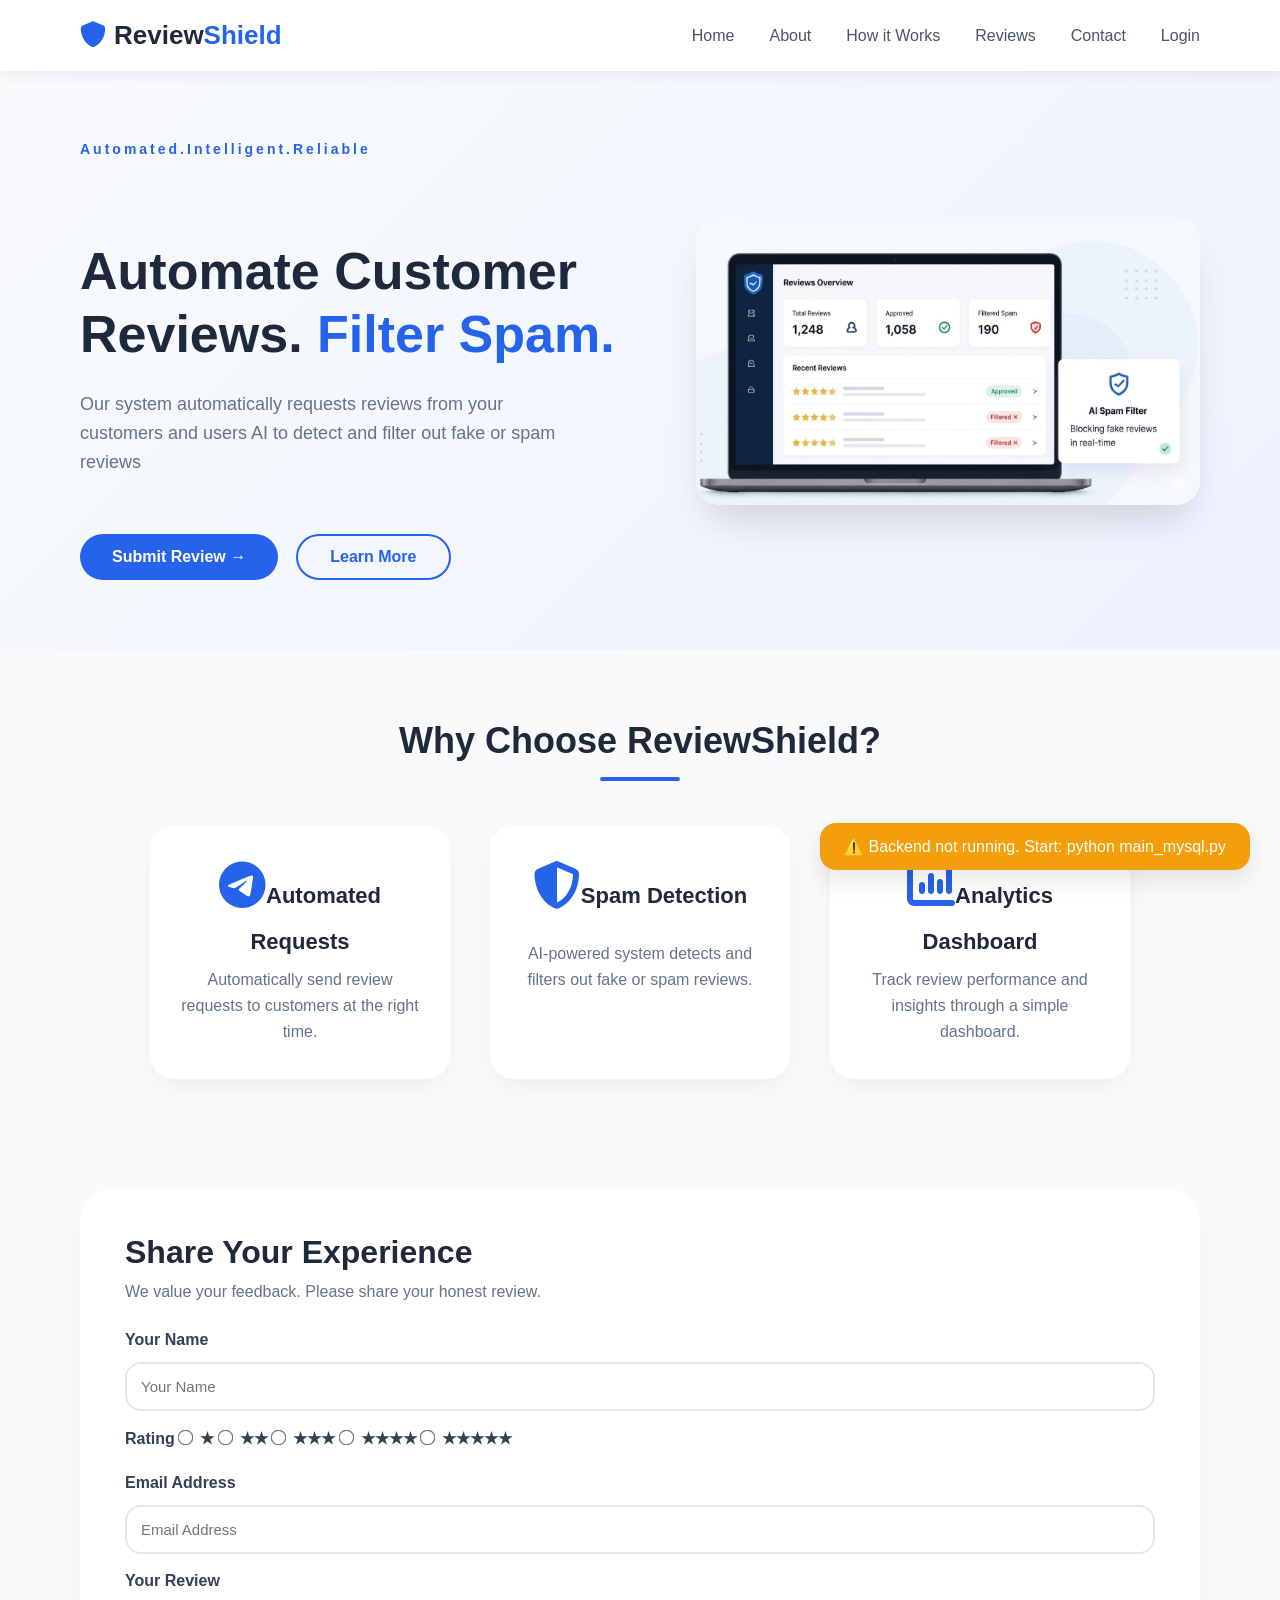
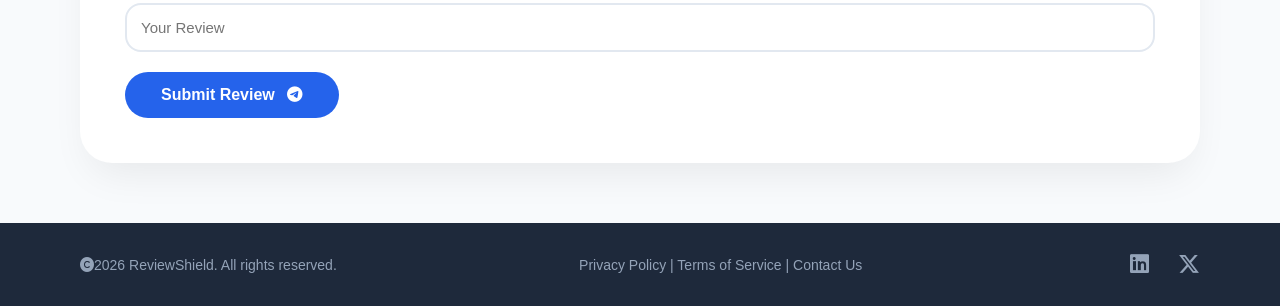
<file: frontend_new/index.html>
<!DOCTYPE html>
<html lang="en">
<head>
    <meta charset="UTF-8">
    <meta name="viewport" content="width=device-width, initial-scale=1.0">
    <title>ReviewShield</title>
     <link rel="stylesheet" href="App.css">
     <link rel="stylesheet" href="https://cdnjs.cloudflare.com/ajax/libs/font-awesome/6.5.1/css/all.min.css">
</head>
<body>
    <header>
        <b> <i class="fa-solid fa-shield"></i>Review<span style="color:#2563eb;">Shield</span></b>
    <nav>
        <ul class="navbar">
            <li data-page="home">Home</li>
<li data-page="about">About</li>
<li data-page="how">How it Works</li>
<li data-page="reviews">Reviews</li>
<li data-page="contact">Contact</li>
 <li><a href="login.html" style="text-decoration: none; color: inherit;">Login</a></li>
        </ul>
    </nav>
</header>
      <section class="hero">
        <div class="hero-content">
     <h1 id="title">  <b class="small-text">Automated.Intelligent.Reliable</b> <br>
     Automate Customer  <br> Reviews. <span style="color: #2563eb;">Filter Spam.</span></h1> 
     <p id="about">Our system automatically requests reviews from your customers and users AI to detect and filter out fake or spam reviews</p>
    <br>
    <div class="button-container">
    <button class="submit-btn">Submit Review →</button>
    <button class="learn-btn">Learn More</button>
    </div>
    </div>
    <img src="laptop-image.jpeg" alt="Laptop"> 
    </section>
   <h3 class="choose" >Why Choose ReviewShield?</h3>
 <div class="lower-section">
   <div class="request">
    <h3> <i class="fa-brands fa-telegram"></i>Automated Requests</h3> <p>Automatically send review requests to customers at the right time.</p>
 </div>
 <div class="spam">
    <h3><i class="fa-solid fa-shield-halved"></i>Spam Detection</h3> <p>AI-powered system detects and filters out fake or spam reviews.</p>
 </div>
<div class="analytics">
   <h3><i class="fa-solid fa-chart-column"></i>Analytics Dashboard</h3> <p>Track review performance and insights through a simple dashboard.</p>
</div>
</div>
<div class="experience">
<div class="form">
    <h3>Share Your Experience</h3> <p>We value your feedback. Please share your honest review.<p>
</div>
<form id="reviewForm">
   <label>Your Name</label><br>
   <input type="text" id="customerName" placeholder="Your Name"><br><br>
 <label>Rating </label>
  <label><input type="radio" name="rating" value="1">★</label>
  <label><input type="radio" name="rating" value="2">★★</label>
  <label><input type="radio" name="rating" value="3">★★★</label>
  <label><input type="radio" name="rating" value="4">★★★★</label> 
  <label><input type="radio" name="rating" value="5">★★★★★</label>
 
  <br>
  <br> 
    <label>Email Address</label><br>
   <input type="email" id="customerEmail" placeholder="Email Address"><br><br> 
  
   <label>Your Review </label><br>
   <input type="text" id="reviewText" placeholder="Your Review"><br> </form>
   <div>
   <button class="submit-review">Submit Review  <i class="fa-brands fa-telegram"></i></button> </div>
</div>
    <footer>
        <div class="footer">
      <div class="copyright">  <i class="fa-solid fa-copyright"></i>2026 ReviewShield. All rights reserved.</div>
       <div class="privacy"> Privacy Policy | Terms of Service | Contact Us </div>
       <div class="tags"><i class="fa-brands fa-linkedin"></i>      <i class="fa-brands fa-x-twitter"></i>  </div>
        </div>
    </footer>
  <script src="App.js"></script>
</body>
</html>
</file>
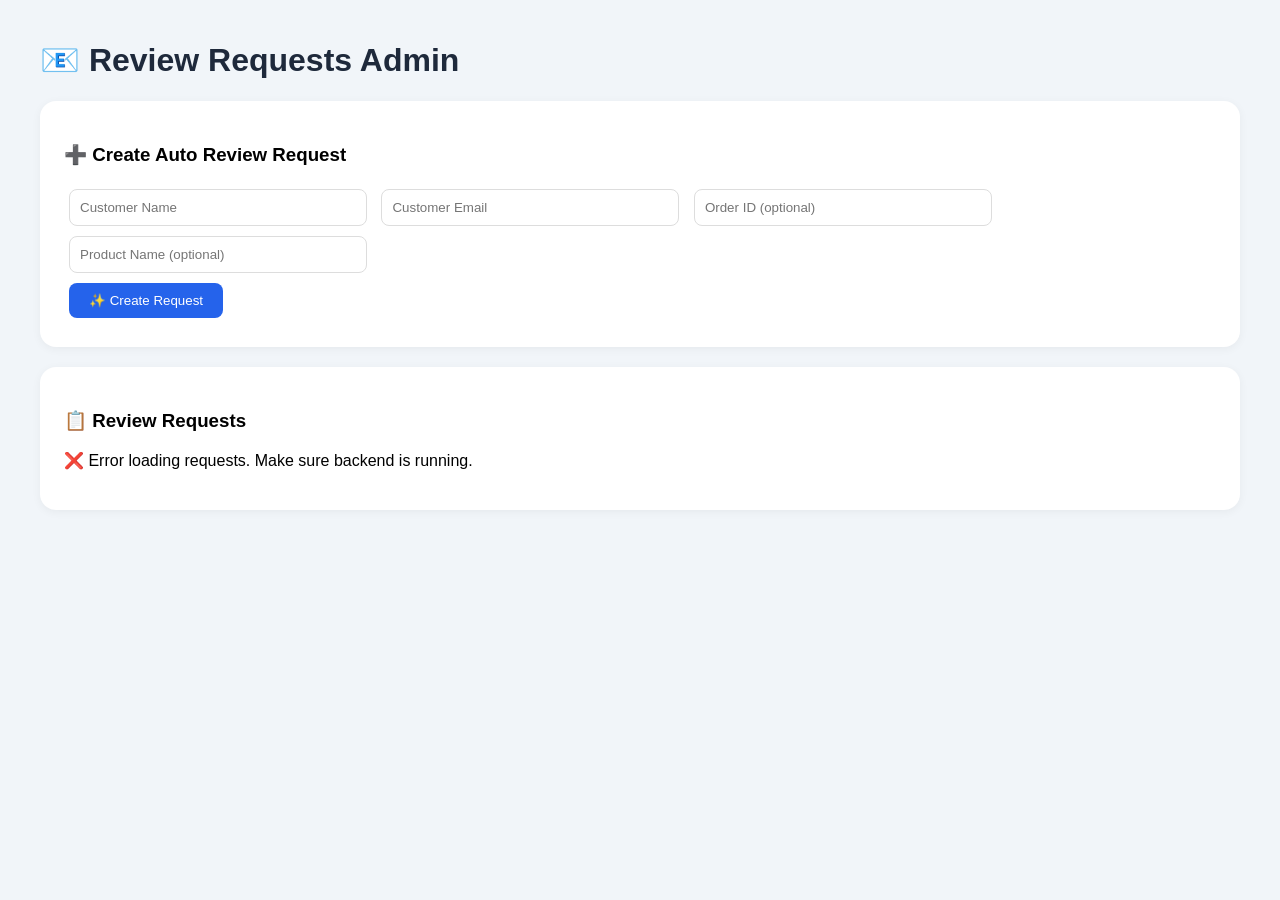
<file: backend_new/admin_dashboard.html>
<!DOCTYPE html>
<html>
<head>
    <title>Admin - Review Requests</title>
    <style>
        body { font-family: Arial; background: #f1f5f9; margin: 0; padding: 20px; }
        .container { max-width: 1200px; margin: 0 auto; }
        .card { background: white; border-radius: 16px; padding: 24px; margin-bottom: 20px; box-shadow: 0 2px 10px rgba(0,0,0,0.05); }
        h1 { color: #1e293b; }
        input { padding: 10px; margin: 5px; border: 1px solid #ddd; border-radius: 8px; width: calc(25% - 12px); }
        button { background: #2563eb; color: white; padding: 10px 20px; border: none; border-radius: 8px; cursor: pointer; margin: 5px; }
        .btn-copy { background: #10b981; }
        .btn-send { background: #f59e0b; }
        table { width: 100%; border-collapse: collapse; }
        th, td { padding: 12px; text-align: left; border-bottom: 1px solid #e2e8f0; }
        th { background: #f8fafc; }
        .link-cell { max-width: 300px; word-break: break-all; font-size: 12px; color: #2563eb; }
        .status-pending { background: #f59e0b; color: white; padding: 4px 8px; border-radius: 20px; font-size: 12px; display: inline-block; }
        .status-sent { background: #10b981; color: white; padding: 4px 8px; border-radius: 20px; font-size: 12px; display: inline-block; }
        .status-completed { background: #64748b; color: white; padding: 4px 8px; border-radius: 20px; font-size: 12px; display: inline-block; }
        .toast { position: fixed; bottom: 20px; right: 20px; background: #10b981; color: white; padding: 12px 24px; border-radius: 8px; z-index: 1000; animation: fadeIn 0.3s; }
        @keyframes fadeIn { from { opacity: 0; transform: translateY(20px); } to { opacity: 1; transform: translateY(0); } }
    </style>
</head>
<body>
    <div class="container">
        <h1>📧 Review Requests Admin</h1>
        
        <div class="card">
            <h3>➕ Create Auto Review Request</h3>
            <input type="text" id="custName" placeholder="Customer Name" required>
            <input type="email" id="custEmail" placeholder="Customer Email" required>
            <input type="text" id="orderId" placeholder="Order ID (optional)">
            <input type="text" id="product" placeholder="Product Name (optional)">
            <br>
            <button onclick="createRequest()">✨ Create Request</button>
        </div>
        
        <div class="card">
            <h3>📋 Review Requests</h3>
            <div id="requestsList">Loading...</div>
        </div>
    </div>
    
    <script>
        const API = "http://localhost:8001";
        
        // Toast notification
        function showToast(message, isError = false) {
            const toast = document.createElement('div');
            toast.className = 'toast';
            toast.style.backgroundColor = isError ? '#ef4444' : '#10b981';
            toast.textContent = message;
            document.body.appendChild(toast);
            setTimeout(() => toast.remove(), 3000);
        }
        
        // Copy to clipboard function
        async function copyToClipboard(text) {
            try {
                await navigator.clipboard.writeText(text);
                showToast('✅ Link copied to clipboard!');
            } catch (err) {
                // Fallback method
                const textarea = document.createElement('textarea');
                textarea.value = text;
                document.body.appendChild(textarea);
                textarea.select();
                document.execCommand('copy');
                document.body.removeChild(textarea);
                showToast('✅ Link copied to clipboard!');
            }
        }
        
        async function createRequest() {
            const custName = document.getElementById('custName').value.trim();
            const custEmail = document.getElementById('custEmail').value.trim();
            const orderId = document.getElementById('orderId').value.trim();
            const product = document.getElementById('product').value.trim();
            
            if (!custName || !custEmail) {
                showToast('❌ Please fill customer name and email', true);
                return;
            }
            
            const data = {
                customer_name: custName,
                customer_email: custEmail,
                order_id: orderId,
                product_name: product
            };
            
            try {
                const res = await fetch(`${API}/api/review-requests/create`, {
                    method: 'POST',
                    headers: { 'Content-Type': 'application/json' },
                    body: JSON.stringify(data)
                });
                
                const result = await res.json();
                
                if (result.success) {
                    // Show link in a dialog with copy button
                    const userConfirmed = confirm(
                        `✅ Request created successfully!\n\n📎 Review Link:\n${result.review_link}\n\nClick OK to copy link, Cancel to see in list`
                    );
                    
                    if (userConfirmed) {
                        await copyToClipboard(result.review_link);
                    }
                    
                    loadRequests();
                    
                    // Clear form
                    document.getElementById('custName').value = '';
                    document.getElementById('custEmail').value = '';
                    document.getElementById('orderId').value = '';
                    document.getElementById('product').value = '';
                } else {
                    showToast('❌ Error: ' + (result.error || 'Something went wrong'), true);
                }
            } catch (error) {
                console.error('Error:', error);
                showToast('❌ Error creating request', true);
            }
        }
        
        async function sendRequest(token) {
            try {
                const res = await fetch(`${API}/api/review-requests/send/${token}`, { 
                    method: 'POST',
                    headers: { 'Content-Type': 'application/json' }
                });
                
                const result = await res.json();
                
                if (result.success) {
                    showToast(`✅ Request sent to ${result.to_email}`);
                    loadRequests();
                } else {
                    showToast('❌ Error: ' + (result.error || 'Failed to send'), true);
                }
            } catch (error) {
                console.error('Error:', error);
                showToast('❌ Error sending request', true);
            }
        }
        
        async function loadRequests() {
            try {
                const res = await fetch(`${API}/api/review-requests/pending`);
                const requests = await res.json();
                
                if (!requests || requests.length === 0) {
                    document.getElementById('requestsList').innerHTML = '<p>✨ No pending requests. Create one above!</p>';
                    return;
                }
                
                let html = `<table>
                    <thead>
                        <tr>
                            <th>Customer</th>
                            <th>Email</th>
                            <th>Product</th>
                            <th>Status</th>
                            <th>Review Link</th>
                            <th>Action</th>
                        </tr>
                    </thead>
                    <tbody>
                `;
                
                requests.forEach(r => {
                    const reviewLink = `${API}/review/${r.token}`;
                    html += `
                        <tr>
                            <td><strong>${r.customer_name}</strong></td>
                            <td>${r.customer_email}</td>
                            <td>${r.product_name || '-'}</td>
                            <td><span class="status-${r.status}">${r.status}</span></td>
                            <td class="link-cell">
                                <small>${reviewLink}</small>
                                <button onclick="copyToClipboard('${reviewLink}')" style="background:#10b981; padding:4px 8px; font-size:11px; margin-left:5px;">📋 Copy</button>
                            </td>
                            <td>
                                ${r.status === 'pending' ? 
                                    `<button class="btn-send" onclick="sendRequest('${r.token}')" style="background:#10b981; padding:6px 12px; font-size:12px;">📧 Send</button>` : 
                                    '✅ Sent'}
                            </td>
                        </tr>
                    `;
                });
                
                html += `</tbody></div>`;
                document.getElementById('requestsList').innerHTML = html;
            } catch (error) {
                console.error('Error loading requests:', error);
                document.getElementById('requestsList').innerHTML = '<p>❌ Error loading requests. Make sure backend is running.</p>';
            }
        }
        
        // Load on page load
        loadRequests();
        
        // Auto refresh every 10 seconds
        setInterval(loadRequests, 10000);
    </script>
</body>
</html>
</file>
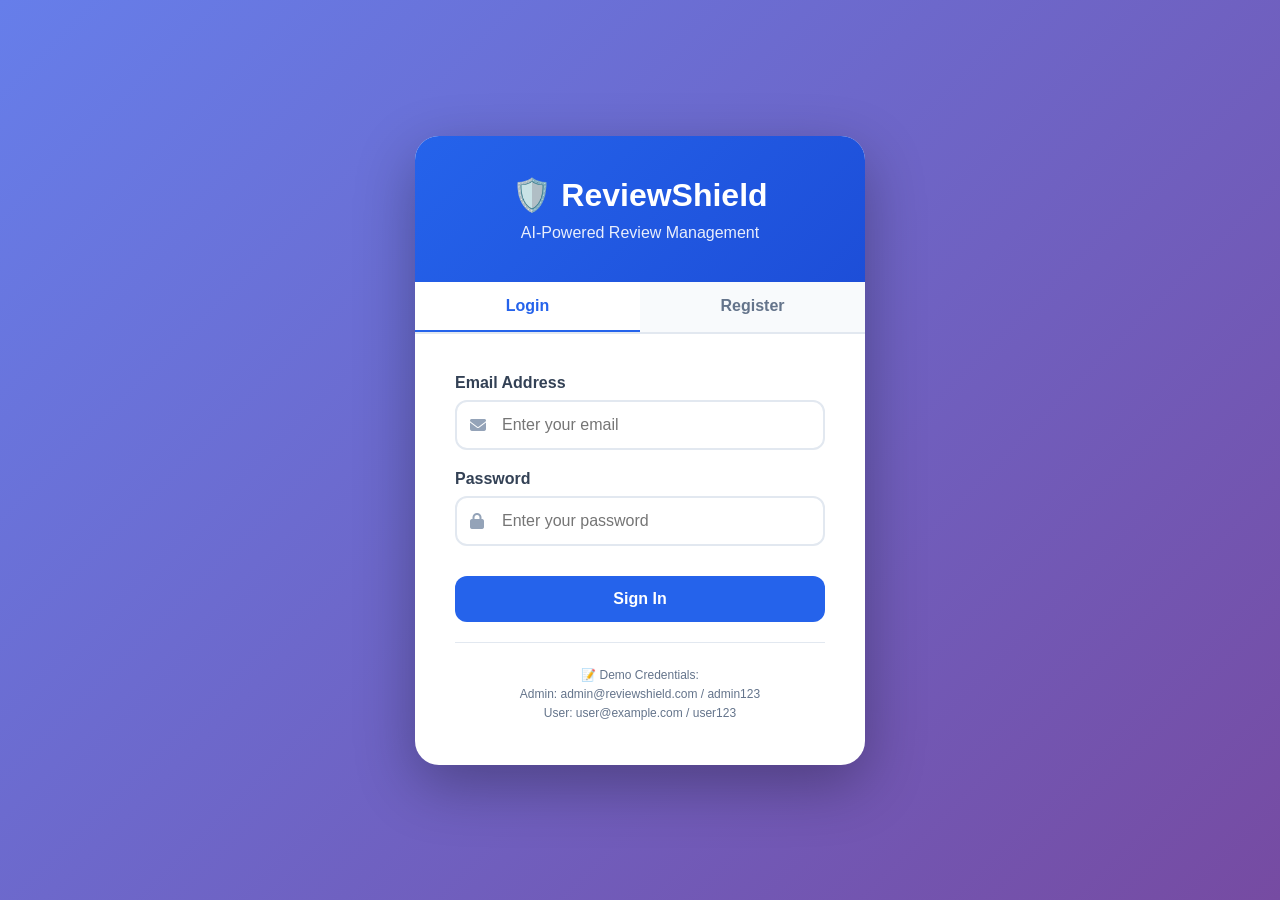
<file: frontend_new/dashboard.html>
<!DOCTYPE html>
<html lang="en">
<head>
    <meta charset="UTF-8">
    <meta name="viewport" content="width=device-width, initial-scale=1.0">
    <title>Dashboard - ReviewShield</title>
    <link rel="stylesheet" href="https://cdnjs.cloudflare.com/ajax/libs/font-awesome/6.5.1/css/all.min.css">
    <style>
        * {
            margin: 0;
            padding: 0;
            box-sizing: border-box;
        }

        body {
            font-family: 'Segoe UI', Tahoma, Geneva, Verdana, sans-serif;
            background: #f1f5f9;
        }

        .navbar {
            background: white;
            padding: 15px 30px;
            display: flex;
            justify-content: space-between;
            align-items: center;
            box-shadow: 0 2px 10px rgba(0,0,0,0.05);
        }

        .logo {
            font-size: 24px;
            font-weight: bold;
            color: #1e293b;
        }

        .logo i {
            color: #2563eb;
        }

        .user-info {
            display: flex;
            align-items: center;
            gap: 15px;
        }

        .user-name {
            font-weight: 600;
            color: #1e293b;
        }

        .logout-btn {
            background: #ef4444;
            color: white;
            border: none;
            padding: 8px 16px;
            border-radius: 8px;
            cursor: pointer;
        }

        .container {
            max-width: 1400px;
            margin: 30px auto;
            padding: 0 30px;
        }

        .welcome-card {
            background: linear-gradient(135deg, #2563eb, #1d4ed8);
            color: white;
            padding: 40px;
            border-radius: 24px;
            margin-bottom: 30px;
        }

        .stats-grid {
            display: grid;
            grid-template-columns: repeat(4, 1fr);
            gap: 20px;
            margin-bottom: 30px;
        }

        .stat-card {
            background: white;
            padding: 25px;
            border-radius: 16px;
            text-align: center;
            box-shadow: 0 2px 10px rgba(0,0,0,0.05);
        }

        .stat-number {
            font-size: 36px;
            font-weight: bold;
            color: #2563eb;
        }

        .iframe-container {
            background: white;
            border-radius: 16px;
            overflow: hidden;
            box-shadow: 0 2px 10px rgba(0,0,0,0.05);
        }

        iframe {
            width: 100%;
            height: 600px;
            border: none;
        }

        .admin-badge {
            background: #10b981;
            color: white;
            padding: 4px 12px;
            border-radius: 20px;
            font-size: 12px;
        }
    </style>
</head>
<body>
    <div class="navbar">
        <div class="logo">
            <i class="fa-solid fa-shield"></i> ReviewShield
        </div>
        <div class="user-info">
            <span class="user-name" id="userName"></span>
            <span id="userRole"></span>
            <button class="logout-btn" onclick="logout()">Logout</button>
        </div>
    </div>

    <div class="container">
        <div class="welcome-card">
            <h1>Welcome back, <span id="welcomeName"></span>! 👋</h1>
            <p>Manage your reviews with AI-powered spam detection.</p>
        </div>

        <div class="stats-grid">
            <div class="stat-card">
                <div class="stat-number" id="totalReviews">0</div>
                <div>Total Reviews</div>
            </div>
            <div class="stat-card">
                <div class="stat-number" id="verifiedReviews">0</div>
                <div>Verified Reviews</div>
            </div>
            <div class="stat-card">
                <div class="stat-number" id="spamReviews">0</div>
                <div>Spam Detected</div>
            </div>
            <div class="stat-card">
                <div class="stat-number" id="avgRating">0</div>
                <div>Average Rating</div>
            </div>
        </div>
<div class="stats-grid">

    <div class="stat-card">
        <div class="stat-number" id="totalRequests">0</div>
        <div>Total Requests</div>
    </div>

    <div class="stat-card">
        <div class="stat-number" id="pendingRequests">0</div>
        <div>Pending Requests</div>
    </div>

    <div class="stat-card">
        <div class="stat-number" id="sentRequests">0</div>
        <div>Sent Requests</div>
    </div>

    <div class="stat-card">
        <div class="stat-number" id="completedRequests">0</div>
        <div>Completed Requests</div>
    </div>

</div>
        <!-- <div class="iframe-container">
            <iframe src="http://localhost:8001/admin/dashboard"></iframe>
        </div> -->
<!-- <div class="iframe-container">
    <h2 style="padding:20px;">Recent Reviews</h2>

    <div id="reviewsContainer" style="padding:20px;">
        Loading reviews...
    </div>
</div> -->
<div class="iframe-container">

    <h2 style="padding:20px;">Send Review Request</h2>

    <div style="padding:20px;">

        <input
            id="customerName"
            type="text"
            placeholder="Customer Name"
            style="width:100%;padding:10px;margin-bottom:10px;"
        >

        <input
            id="customerEmail"
            type="email"
            placeholder="Customer Email"
            style="width:100%;padding:10px;margin-bottom:10px;"
        >

        <input
            id="orderId"
            type="text"
            placeholder="Order ID"
            style="width:100%;padding:10px;margin-bottom:10px;"
        >

        <input
            id="productName"
            type="text"
            placeholder="Product Name"
            style="width:100%;padding:10px;margin-bottom:10px;"
        >

        <button
            onclick="sendReviewRequest()"
            style="
                background:#2563eb;
                color:white;
                padding:12px 20px;
                border:none;
                border-radius:8px;
                cursor:pointer;
            ">
            Send Email
        </button>

    </div>

</div>


<div class="iframe-container">

    <h2 style="padding:20px;">Recent Reviews</h2>

    <div id="reviewsContainer" style="padding:20px;">
        Loading reviews...
    </div>

</div>
    </div>

    <script>
        const API = "http://localhost:8001";

        function checkAuth() {
            const token = localStorage.getItem('authToken');
            const user = JSON.parse(localStorage.getItem('user') || '{}');
            
            if (!token) {
                window.location.href = 'login.html';
                return false;
            }
            
            document.getElementById('userName').textContent = user.username || user.email;
            document.getElementById('welcomeName').textContent = user.full_name || user.username;
            
            if (user.role === 'admin') {
                document.getElementById('userRole').innerHTML = '<span class="admin-badge">Admin</span>';
            }
            
            return true;
        }

        async function logout() {
            localStorage.removeItem('authToken');
            localStorage.removeItem('user');
            window.location.href = 'login.html';
        }

        async function loadStats() {
            try {
                const response = await fetch(`${API}/api/stats`);
                const stats = await response.json();
                
                document.getElementById('totalReviews').textContent = stats.total_reviews || 0;
                document.getElementById('verifiedReviews').textContent = stats.verified_reviews || 0;
                document.getElementById('spamReviews').textContent = stats.spam_reviews || 0;
                document.getElementById('avgRating').textContent = stats.average_rating || 0;
            } catch (error) {
                console.error('Error loading stats:', error);
            }
        }

        async function loadRequestStats() {

    try {

        const response = await fetch(`${API}/api/review-request-stats`);

        const stats = await response.json();

        document.getElementById("totalRequests").textContent = stats.total;
        document.getElementById("pendingRequests").textContent = stats.pending;
        document.getElementById("sentRequests").textContent = stats.sent;
        document.getElementById("completedRequests").textContent = stats.completed;

    } catch (error) {

        console.error("Error loading request stats:", error);

    }

}

        async function loadReviews() {
    try {

        const response = await fetch(`${API}/api/reviews`);
        const reviews = await response.json();

        let html = "";

        reviews.forEach(review => {

            html += `
                <div style="
                    border:1px solid #ddd;
                    padding:15px;
                    margin-bottom:15px;
                    border-radius:10px;
                    background:white;
                ">
                    <h3>${review.customer_name}</h3>

                    <p><strong>Rating:</strong> ⭐ ${review.rating}</p>

                    <p>${review.review_text}</p>

                    <p><strong>Status:</strong> ${review.status}</p>

                    <p><strong>Sentiment:</strong> ${review.sentiment}</p>

                    <p><strong>Spam:</strong> ${review.is_spam ? "Yes 🚩" : "No ✅"}</p>
                </div>
            `;

        });

        document.getElementById("reviewsContainer").innerHTML = html;

    } catch (error) {

        console.log(error);

    }
}

async function sendReviewRequest() {

    const customerName = document.getElementById("customerName").value;

    const customerEmail = document.getElementById("customerEmail").value;

    const orderId = document.getElementById("orderId").value;

    const productName = document.getElementById("productName").value;

    try {

        const response = await fetch(`${API}/api/review-requests/create`, {

            method: "POST",

            headers: {
                "Content-Type": "application/json"
            },

            body: JSON.stringify({

                customer_name: customerName,

                customer_email: customerEmail,

                order_id: orderId,

                product_name: productName

            })

        });

        const data = await response.json();

        if (response.ok) {

            alert("Review Request Email Sent!");

            loadRequestStats();

            document.getElementById("customerName").value = "";
            document.getElementById("customerEmail").value = "";
            document.getElementById("orderId").value = "";
            document.getElementById("productName").value = "";

        } else {

            alert(data.detail);

        }

    } catch (error) {

        console.log(error);

    }

}




        checkAuth();
        loadStats();
        loadRequestStats();
        loadReviews();

setInterval(() => {

    loadStats();
 loadRequestStats();
    loadReviews();

}, 10000);
       
    </script>
</body>
</html>
</file>
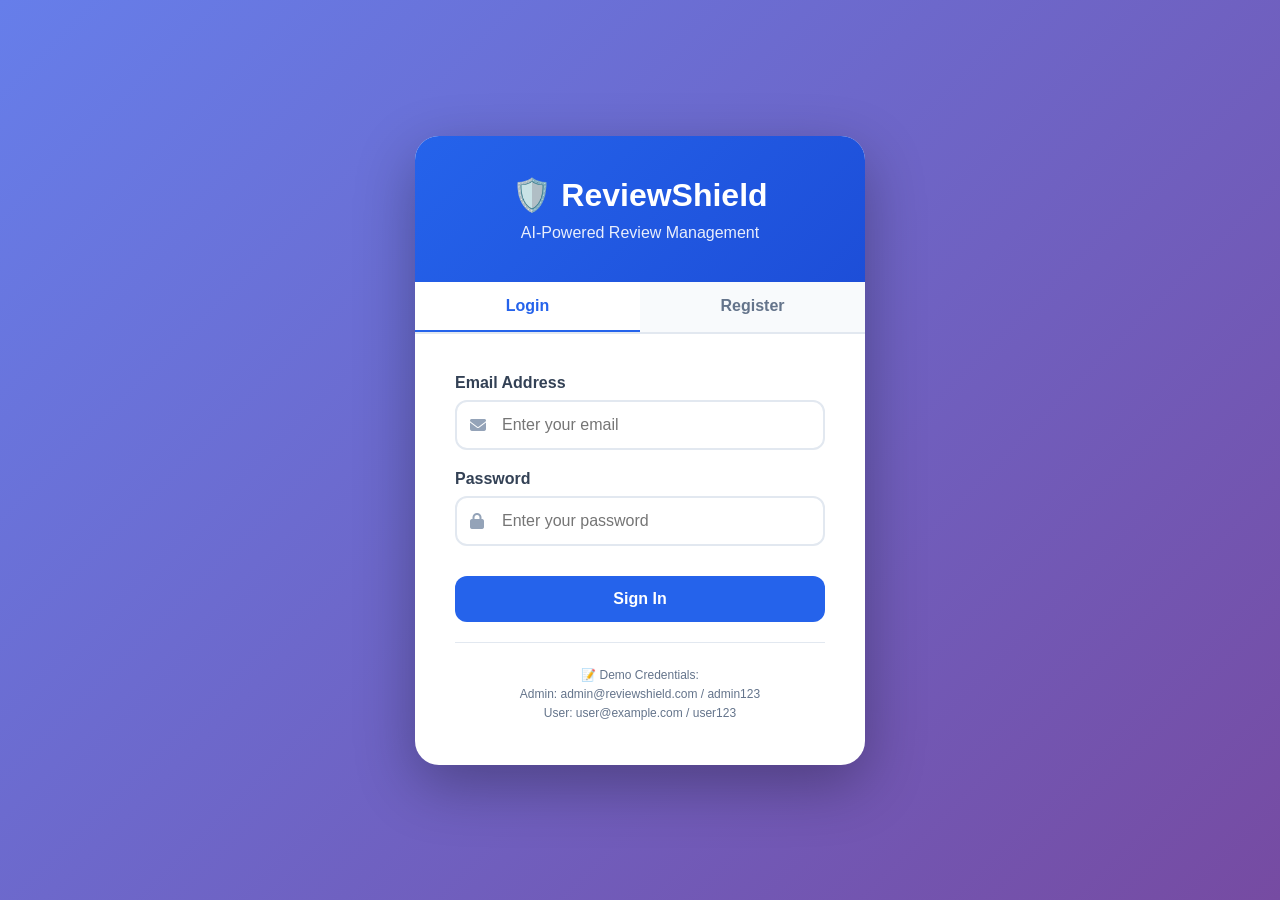
<file: frontend_new/login.html>
<!DOCTYPE html>
<html lang="en">
<head>
    <meta charset="UTF-8">
    <meta name="viewport" content="width=device-width, initial-scale=1.0">
    <title>Login - ReviewShield</title>
    <link rel="stylesheet" href="https://cdnjs.cloudflare.com/ajax/libs/font-awesome/6.5.1/css/all.min.css">
    <style>
        * {
            margin: 0;
            padding: 0;
            box-sizing: border-box;
        }

        body {
            font-family: 'Segoe UI', Tahoma, Geneva, Verdana, sans-serif;
            background: linear-gradient(135deg, #667eea 0%, #764ba2 100%);
            min-height: 100vh;
            display: flex;
            justify-content: center;
            align-items: center;
            padding: 20px;
        }

        .container {
            background: white;
            border-radius: 24px;
            box-shadow: 0 20px 60px rgba(0,0,0,0.3);
            width: 450px;
            max-width: 100%;
            overflow: hidden;
        }

        .header {
            background: linear-gradient(135deg, #2563eb, #1d4ed8);
            color: white;
            padding: 40px;
            text-align: center;
        }

        .header h1 {
            font-size: 32px;
            margin-bottom: 10px;
        }

        .header p {
            opacity: 0.9;
        }

        .tabs {
            display: flex;
            border-bottom: 2px solid #e2e8f0;
        }

        .tab {
            flex: 1;
            text-align: center;
            padding: 15px;
            cursor: pointer;
            background: #f8fafc;
            transition: all 0.3s;
            font-weight: 600;
            color: #64748b;
        }

        .tab.active {
            background: white;
            color: #2563eb;
            border-bottom: 2px solid #2563eb;
        }

        .form-container {
            padding: 40px;
        }

        .form {
            display: none;
        }

        .form.active {
            display: block;
        }

        .input-group {
            margin-bottom: 20px;
        }

        label {
            display: block;
            margin-bottom: 8px;
            font-weight: 600;
            color: #334155;
        }

        .input-wrapper {
            position: relative;
        }

        .input-wrapper i {
            position: absolute;
            left: 15px;
            top: 50%;
            transform: translateY(-50%);
            color: #94a3b8;
        }

        input {
            width: 100%;
            padding: 14px 15px 14px 45px;
            border: 2px solid #e2e8f0;
            border-radius: 12px;
            font-size: 16px;
            transition: all 0.3s;
        }

        input:focus {
            outline: none;
            border-color: #2563eb;
            box-shadow: 0 0 0 3px rgba(37,99,235,0.1);
        }

        button {
            width: 100%;
            background: #2563eb;
            color: white;
            border: none;
            padding: 14px;
            border-radius: 12px;
            font-size: 16px;
            font-weight: 600;
            cursor: pointer;
            transition: all 0.3s;
            margin-top: 10px;
        }

        button:hover {
            background: #1d4ed8;
            transform: translateY(-2px);
        }

        .message {
            margin-top: 20px;
            padding: 12px;
            border-radius: 12px;
            text-align: center;
            display: none;
        }

        .message.success {
            background: #dcfce7;
            color: #166534;
            display: block;
        }

        .message.error {
            background: #fee2e2;
            color: #991b1b;
            display: block;
        }

        .demo-info {
            margin-top: 20px;
            padding-top: 20px;
            border-top: 1px solid #e2e8f0;
            font-size: 12px;
            color: #64748b;
            text-align: center;
        }

        .demo-info p {
            margin: 5px 0;
        }
    </style>
</head>
<body>
    <div class="container">
        <div class="header">
            <h1>🛡️ ReviewShield</h1>
            <p>AI-Powered Review Management</p>
        </div>

        <div class="tabs">
            <div class="tab active" onclick="switchTab('login')">Login</div>
            <div class="tab" onclick="switchTab('register')">Register</div>
        </div>

        <div class="form-container">
            <!-- Login Form -->
            <div id="loginForm" class="form active">
                <form onsubmit="handleLogin(event)">
                    <div class="input-group">
                        <label>Email Address</label>
                        <div class="input-wrapper">
                            <i class="fa-solid fa-envelope"></i>
                            <input type="email" id="loginEmail" placeholder="Enter your email" required>
                        </div>
                    </div>
                    <div class="input-group">
                        <label>Password</label>
                        <div class="input-wrapper">
                            <i class="fa-solid fa-lock"></i>
                            <input type="password" id="loginPassword" placeholder="Enter your password" required>
                        </div>
                    </div>
                    <button type="submit">Sign In</button>
                </form>
                <div class="demo-info">
                    <p>📝 Demo Credentials:</p>
                    <p>Admin: admin@reviewshield.com / admin123</p>
                    <p>User: user@example.com / user123</p>
                </div>
            </div>

            <!-- Register Form -->
            <div id="registerForm" class="form">
                <form onsubmit="handleRegister(event)">
                    <div class="input-group">
                        <label>Full Name</label>
                        <div class="input-wrapper">
                            <i class="fa-solid fa-user"></i>
                            <input type="text" id="regFullName" placeholder="Enter your full name" required>
                        </div>
                    </div>
                    <div class="input-group">
                        <label>Username</label>
                        <div class="input-wrapper">
                            <i class="fa-solid fa-at"></i>
                            <input type="text" id="regUsername" placeholder="Choose a username" required>
                        </div>
                    </div>
                    <div class="input-group">
                        <label>Email Address</label>
                        <div class="input-wrapper">
                            <i class="fa-solid fa-envelope"></i>
                            <input type="email" id="regEmail" placeholder="Enter your email" required>
                        </div>
                    </div>
                    <div class="input-group">
                        <label>Password</label>
                        <div class="input-wrapper">
                            <i class="fa-solid fa-lock"></i>
                            <input type="password" id="regPassword" placeholder="Create a password" required>
                        </div>
                    </div>
                    <button type="submit">Create Account</button>
                </form>
            </div>

            <div id="message" class="message"></div>
        </div>
    </div>

    <script>
        const API = "http://127.0.0.1:8001";

        function switchTab(tab) {
            document.querySelectorAll('.tab').forEach(t => t.classList.remove('active'));
            document.querySelectorAll('.form').forEach(f => f.classList.remove('active'));
            
            if (tab === 'login') {
                document.querySelector('.tab:first-child').classList.add('active');
                document.getElementById('loginForm').classList.add('active');
            } else {
                document.querySelector('.tab:last-child').classList.add('active');
                document.getElementById('registerForm').classList.add('active');
            }
            document.getElementById('message').className = 'message';
        }

        function showMessage(msg, isError = false) {
            const msgDiv = document.getElementById('message');
            msgDiv.textContent = msg;
            msgDiv.className = isError ? 'message error' : 'message success';
            setTimeout(() => {
                msgDiv.className = 'message';
            }, 5000);
        }

        async function handleLogin(event) {
            event.preventDefault();
            
            const email = document.getElementById('loginEmail').value;
            const password = document.getElementById('loginPassword').value;

            try {
                const response = await fetch(`${API}/api/auth/login`, {
                    method: 'POST',
                    headers: { 'Content-Type': 'application/json' },
                    body: JSON.stringify({ email, password })
                });

                const result = await response.json();

                if (result.success) {
                    localStorage.setItem('authToken', result.token);
                    localStorage.setItem('user', JSON.stringify(result.user));
                    showMessage('✅ Login successful! Redirecting...');
                    setTimeout(() => {
                        window.location.href = 'dashboard.html';
                    }, 1500);
                } else {
                    showMessage('❌ ' + result.message, true);
                }
            } catch (error) {
                showMessage('❌ Connection error. Make sure backend is running.', true);
            }
        }

        async function handleRegister(event) {
    event.preventDefault();
    
    const full_name = document.getElementById('regFullName').value;
    const username = document.getElementById('regUsername').value;
    const email = document.getElementById('regEmail').value;
    const password = document.getElementById('regPassword').value;

    try {
        const response = await fetch(`${API}/api/auth/register`, {
            method: 'POST',
            headers: { 'Content-Type': 'application/json' },
            body: JSON.stringify({ full_name, username, email, password })
        });

        const result = await response.json();

        if (result.success) {
            showMessage('✅ Registration successful! Redirecting to login...');
            
            // Auto login after registration
            setTimeout(async () => {
                const loginResponse = await fetch(`${API}/api/auth/login`, {
                    method: 'POST',
                    headers: { 'Content-Type': 'application/json' },
                    body: JSON.stringify({ email, password })
                });
                
                const loginResult = await loginResponse.json();
                
                if (loginResult.success) {
                    localStorage.setItem('authToken', loginResult.token);
                    localStorage.setItem('user', JSON.stringify(loginResult.user));
                    showMessage('✅ Login successful! Redirecting to dashboard...');
                    setTimeout(() => {
                        window.location.href = 'dashboard.html';
                    }, 1000);
                } else {
                    setTimeout(() => {
                        window.location.href = 'login.html';
                    }, 1000);
                }
            }, 1500);
        } else {
            showMessage('❌ ' + result.message, true);
        }
    } catch (error) {
        showMessage('❌ Connection error. Make sure backend is running.', true);
    }
}
    </script>
</body>
</html>
</file>
<file: frontend_new/App.css>
* {
    margin: 0;
    padding: 0;
    box-sizing: border-box;
    font-family: 'Segoe UI', Tahoma, Geneva, Verdana, sans-serif;
}

body {
    background: #f8fafc;
}

/* Header Styles */
header {
    display: flex;
    justify-content: space-between;
    align-items: center;
    padding: 20px 80px;
    background: white;
    box-shadow: 0 2px 15px rgba(0,0,0,0.08);
    position: sticky;
    top: 0;
    z-index: 100;
}

header b {
    font-size: 26px;
    color: #1e293b;
    cursor: pointer;
}

header b i {
    color: #2563eb;
    margin-right: 8px;
}

.navbar {
    display: flex;
    list-style: none;
    gap: 35px;
    align-items: center;
}

.navbar li {
    cursor: pointer;
    transition: all 0.3s ease;
    font-weight: 500;
    color: #475569;
}

.navbar li:hover:not(:last-child) {
    color: #2563eb;
    transform: translateY(-2px);
}

.navbar li:last-child span {
    transition: all 0.3s ease;
    display: inline-block;
}

.navbar li:last-child span:hover {
    transform: scale(1.05);
    background-color: #1d4ed8 !important;
}

/* Hero Section */
.hero {
    display: flex;
    justify-content: space-between;
    align-items: center;
    padding: 70px 80px;
    background: linear-gradient(135deg, #f8fafc 0%, #eef2ff 100%);
    gap: 50px;
}

.hero-content {
    flex: 1;
}

#title {
    font-size: 52px;
    line-height: 1.2;
    color: #1e293b;
    font-weight: 800;
}

.small-text {
    font-size: 14px;
    letter-spacing: 3px;
    color: #2563eb;
    display: block;
    margin-bottom: 20px;
    font-weight: 600;
}

#about {
    color: #64748b;
    font-size: 18px;
    margin-top: 25px;
    max-width: 500px;
    line-height: 1.6;
}

.button-container {
    display: flex;
    gap: 18px;
    margin-top: 40px;
}

.submit-btn {
    background: #2563eb;
    color: white;
    border: none;
    padding: 14px 32px;
    border-radius: 50px;
    font-weight: 600;
    cursor: pointer;
    transition: all 0.3s ease;
    font-size: 16px;
}

.submit-btn:hover {
    background: #1d4ed8;
    transform: translateY(-3px);
    box-shadow: 0 10px 20px rgba(37,99,235,0.2);
}

.learn-btn {
    background: transparent;
    border: 2px solid #2563eb;
    color: #2563eb;
    padding: 12px 32px;
    border-radius: 50px;
    font-weight: 600;
    cursor: pointer;
    transition: all 0.3s ease;
    font-size: 16px;
}

.learn-btn:hover {
    background: #2563eb;
    color: white;
    transform: translateY(-3px);
}

.hero img {
    width: 45%;
    border-radius: 24px;
    box-shadow: 0 25px 40px -12px rgba(0,0,0,0.15);
    transition: transform 0.3s ease;
}

.hero img:hover {
    transform: scale(1.02);
}

/* Why Choose Section */
.choose {
    text-align: center;
    font-size: 36px;
    margin: 70px 0 45px;
    color: #1e293b;
    font-weight: 700;
    position: relative;
}

.choose::after {
    content: '';
    display: block;
    width: 80px;
    height: 4px;
    background: #2563eb;
    margin: 15px auto 0;
    border-radius: 2px;
}

.lower-section {
    display: flex;
    justify-content: center;
    gap: 40px;
    padding: 0 80px 70px;
    flex-wrap: wrap;
}

.lower-section > div {
    background: white;
    padding: 35px 25px;
    border-radius: 24px;
    width: 300px;
    text-align: center;
    box-shadow: 0 10px 30px -8px rgba(0,0,0,0.08);
    transition: all 0.3s ease;
    cursor: pointer;
}

.lower-section > div:hover {
    transform: translateY(-12px);
    box-shadow: 0 25px 40px -12px rgba(37,99,235,0.2);
}

.lower-section i {
    font-size: 48px;
    color: #2563eb;
    margin-bottom: 20px;
}

.lower-section h3 {
    font-size: 22px;
    margin-bottom: 12px;
    color: #1e293b;
}

.lower-section p {
    color: #64748b;
    line-height: 1.6;
}

/* Experience Form Section */
.experience {
    background: white;
    margin: 40px 80px 60px;
    padding: 45px;
    border-radius: 32px;
    box-shadow: 0 20px 40px -12px rgba(0,0,0,0.08);
}

.form h3 {
    font-size: 32px;
    color: #1e293b;
    margin-bottom: 12px;
}

.form p {
    color: #64748b;
    font-size: 16px;
}

.experience form {
    margin-top: 30px;
}

.experience label {
    font-weight: 600;
    color: #334155;
    margin-bottom: 8px;
    display: inline-block;
}

.experience input[type="text"],
.experience input[type="email"] {
    width: 100%;
    padding: 14px;
    border: 2px solid #e2e8f0;
    border-radius: 16px;
    margin-top: 5px;
    transition: all 0.3s ease;
    font-size: 15px;
}

.experience input[type="text"]:focus,
.experience input[type="email"]:focus {
    outline: none;
    border-color: #2563eb;
    box-shadow: 0 0 0 3px rgba(37,99,235,0.1);
}

.experience input[type="radio"] {
    margin: 0 8px 0 20px;
    transform: scale(1.2);
    cursor: pointer;
}

.experience input[type="radio"]:first-of-type {
    margin-left: 0;
}

.A, .B {
    margin-bottom: 25px;
}

.submit-review {
    background: #2563eb;
    color: white;
    border: none;
    padding: 14px 36px;
    border-radius: 50px;
    margin-top: 20px;
    cursor: pointer;
    font-weight: 600;
    font-size: 16px;
    transition: all 0.3s ease;
}

.submit-review:hover {
    background: #1d4ed8;
    transform: translateY(-3px);
    box-shadow: 0 10px 20px rgba(37,99,235,0.2);
}

.submit-review i {
    margin-left: 8px;
}

/* Footer */
.footer {
    display: flex;
    justify-content: space-between;
    align-items: center;
    padding: 30px 80px;
    background: #1e293b;
    color: #94a3b8;
    flex-wrap: wrap;
    gap: 20px;
}

.copyright, .privacy {
    font-size: 14px;
}

.privacy {
    cursor: pointer;
    transition: color 0.3s;
}

.privacy:hover {
    color: white;
}

.tags i {
    font-size: 22px;
    margin-left: 25px;
    cursor: pointer;
    transition: all 0.3s ease;
}

.tags i:hover {
    color: white;
    transform: translateY(-3px);
}

/* Responsive Design */
@media (max-width: 1024px) {
    header, .hero, .footer {
        padding: 20px 40px;
    }
    
    #title {
        font-size: 40px;
    }
    
    .hero {
        flex-direction: column;
        text-align: center;
    }
    
    .hero img {
        width: 80%;
    }
    
    #about {
        margin-left: auto;
        margin-right: auto;
    }
    
    .button-container {
        justify-content: center;
    }
    
    .experience {
        margin: 40px 40px 60px;
    }
}

@media (max-width: 768px) {
    header {
        flex-direction: column;
        gap: 20px;
    }
    
    .navbar {
        flex-wrap: wrap;
        justify-content: center;
        gap: 20px;
    }
    
    #title {
        font-size: 32px;
    }
    
    .lower-section > div {
        width: 100%;
        max-width: 350px;
    }
    
    .footer {
        flex-direction: column;
        text-align: center;
    }
    
    .tags i {
        margin: 0 12px;
    }
    
    .experience {
        margin: 30px 20px 40px;
        padding: 30px;
    }
}

/* Loading Animation */
@keyframes spin {
    0% { transform: rotate(0deg); }
    100% { transform: rotate(360deg); }
}

.loading {
    display: inline-block;
    width: 20px;
    height: 20px;
    border: 3px solid rgba(255,255,255,0.3);
    border-radius: 50%;
    border-top-color: white;
    animation: spin 0.8s ease infinite;
}
</file>
